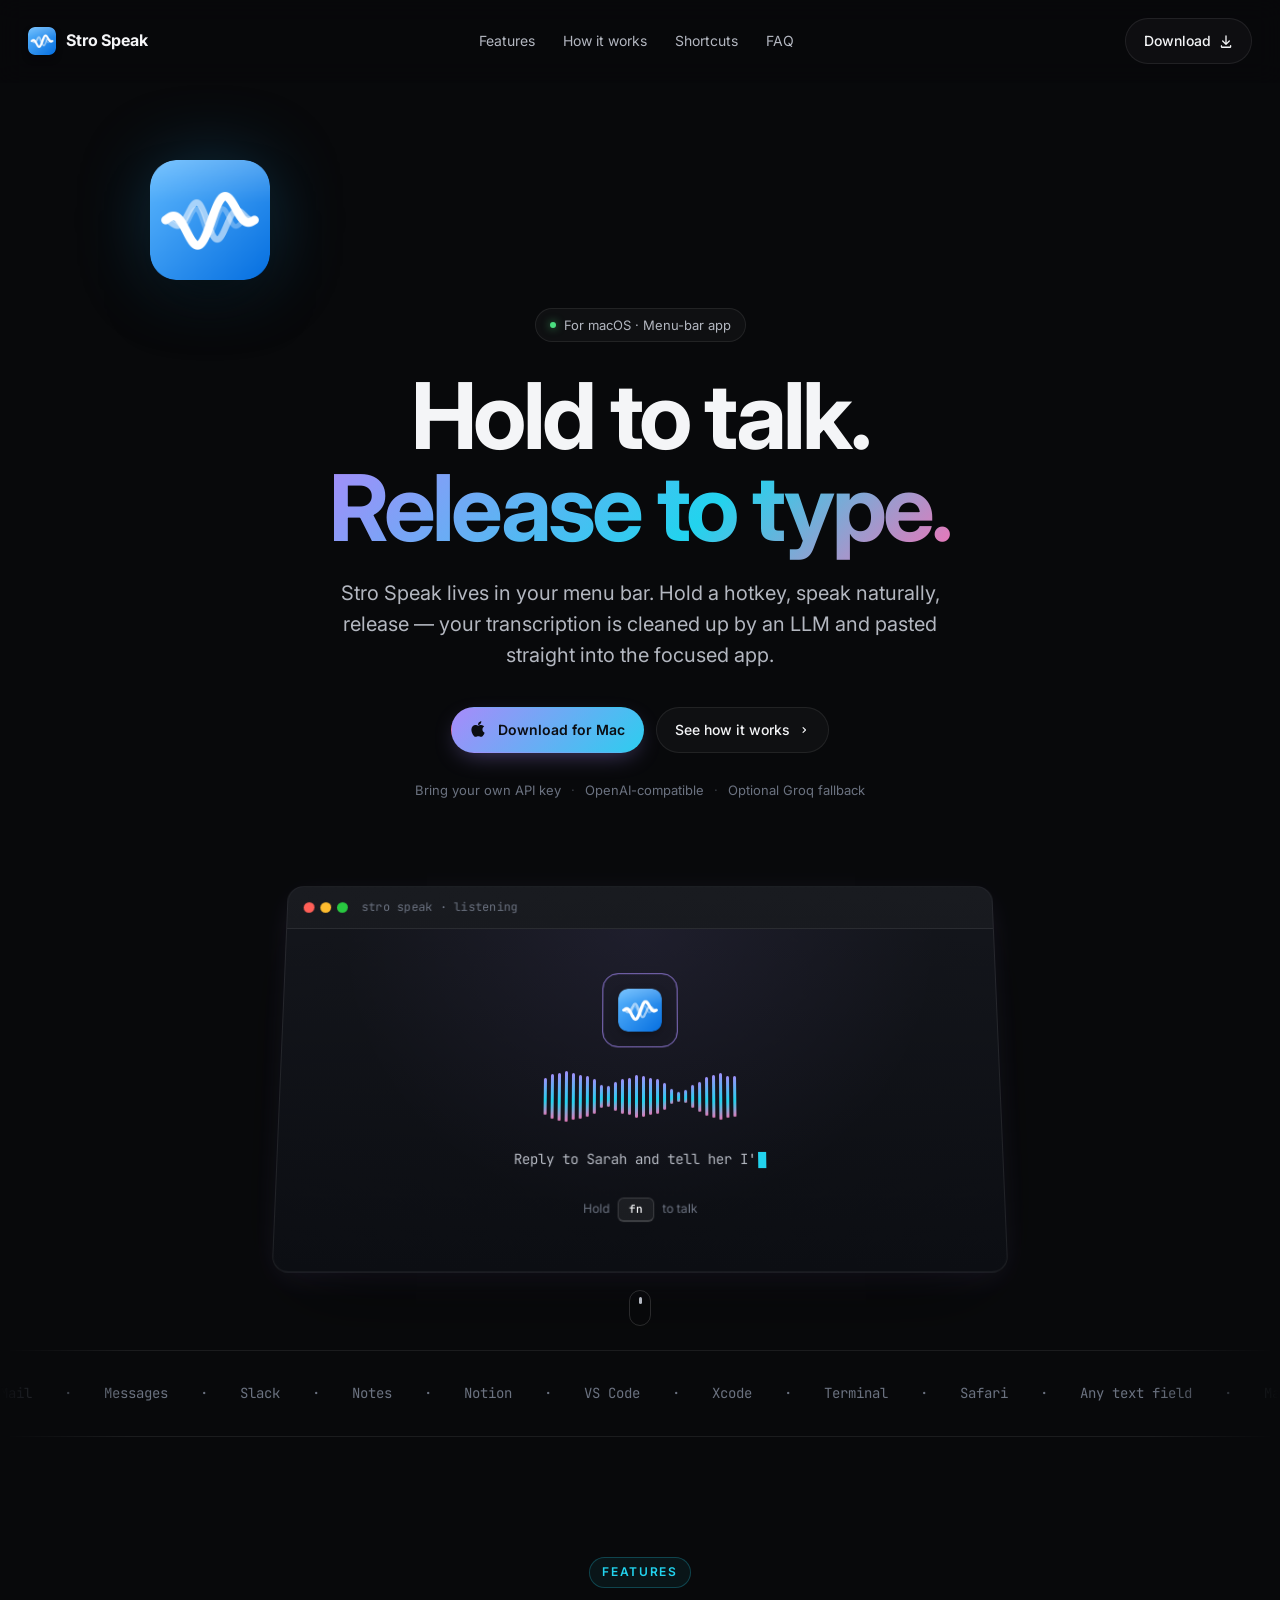
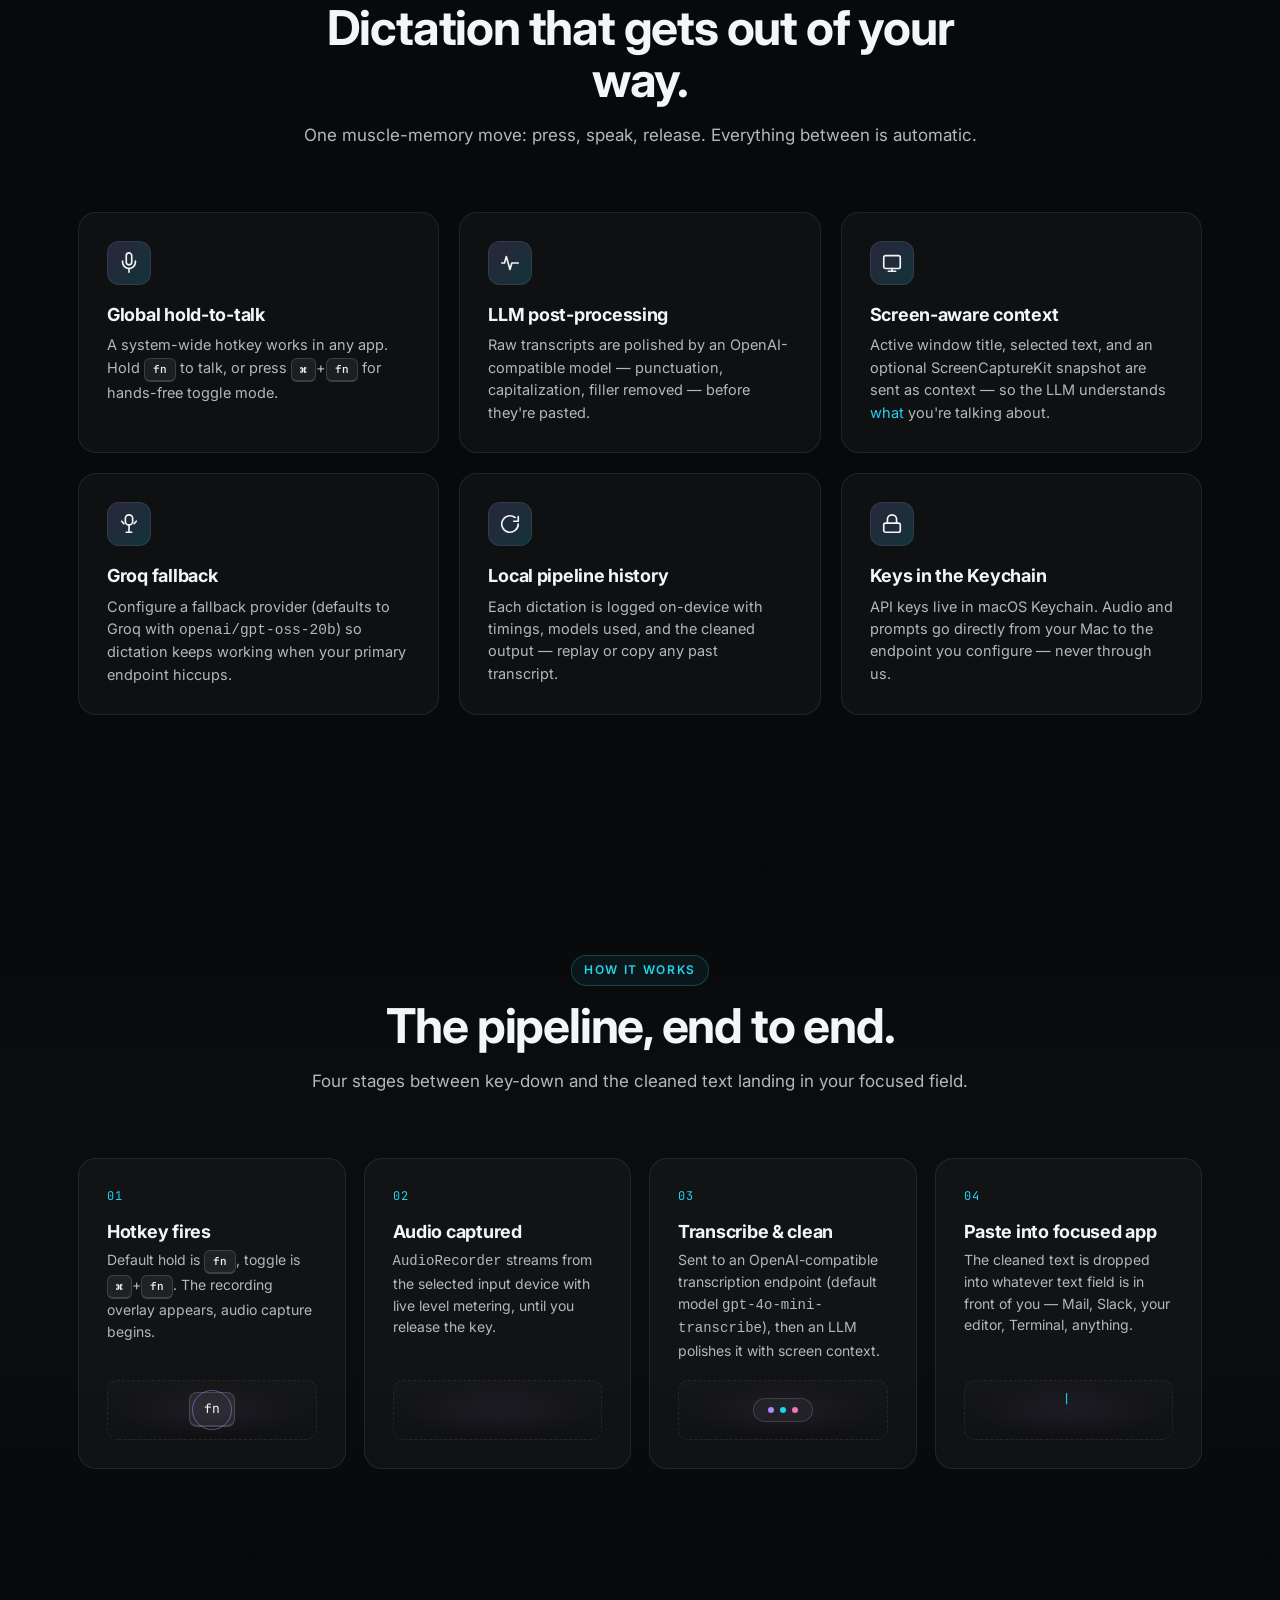
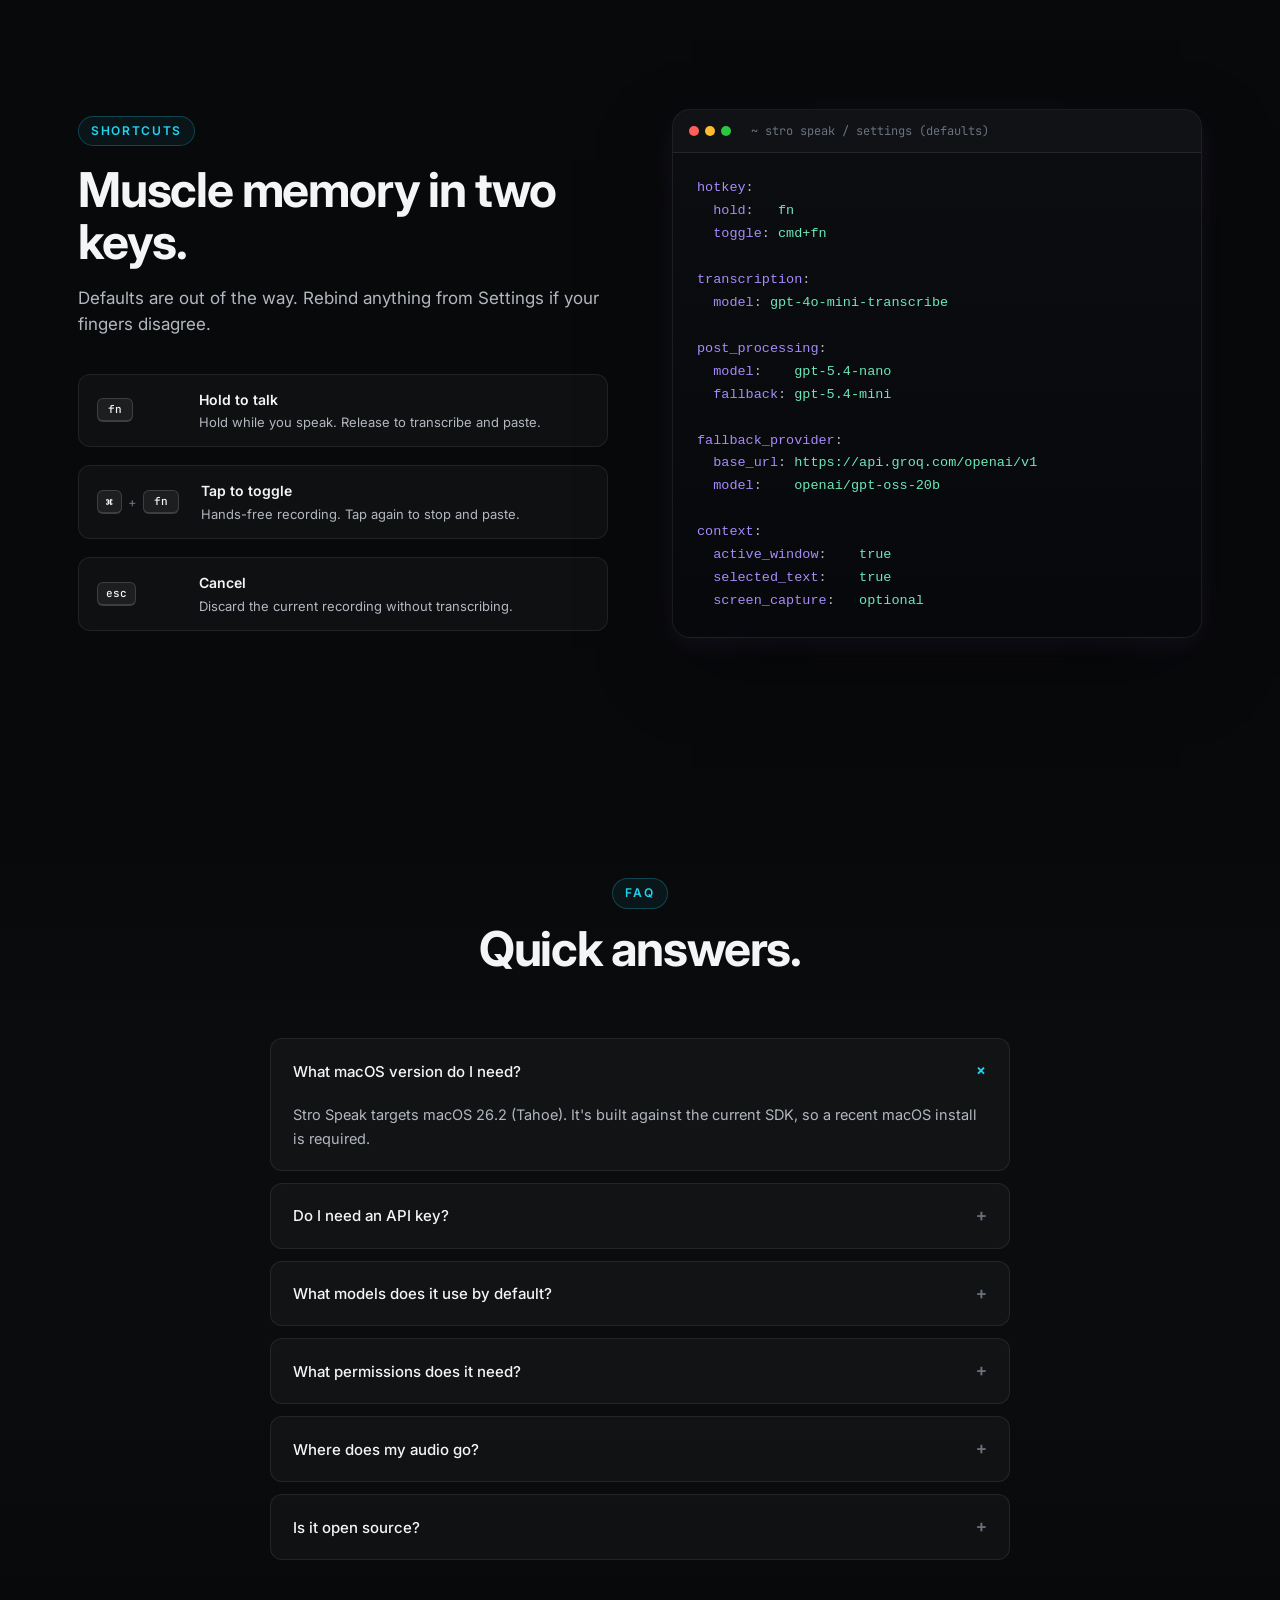
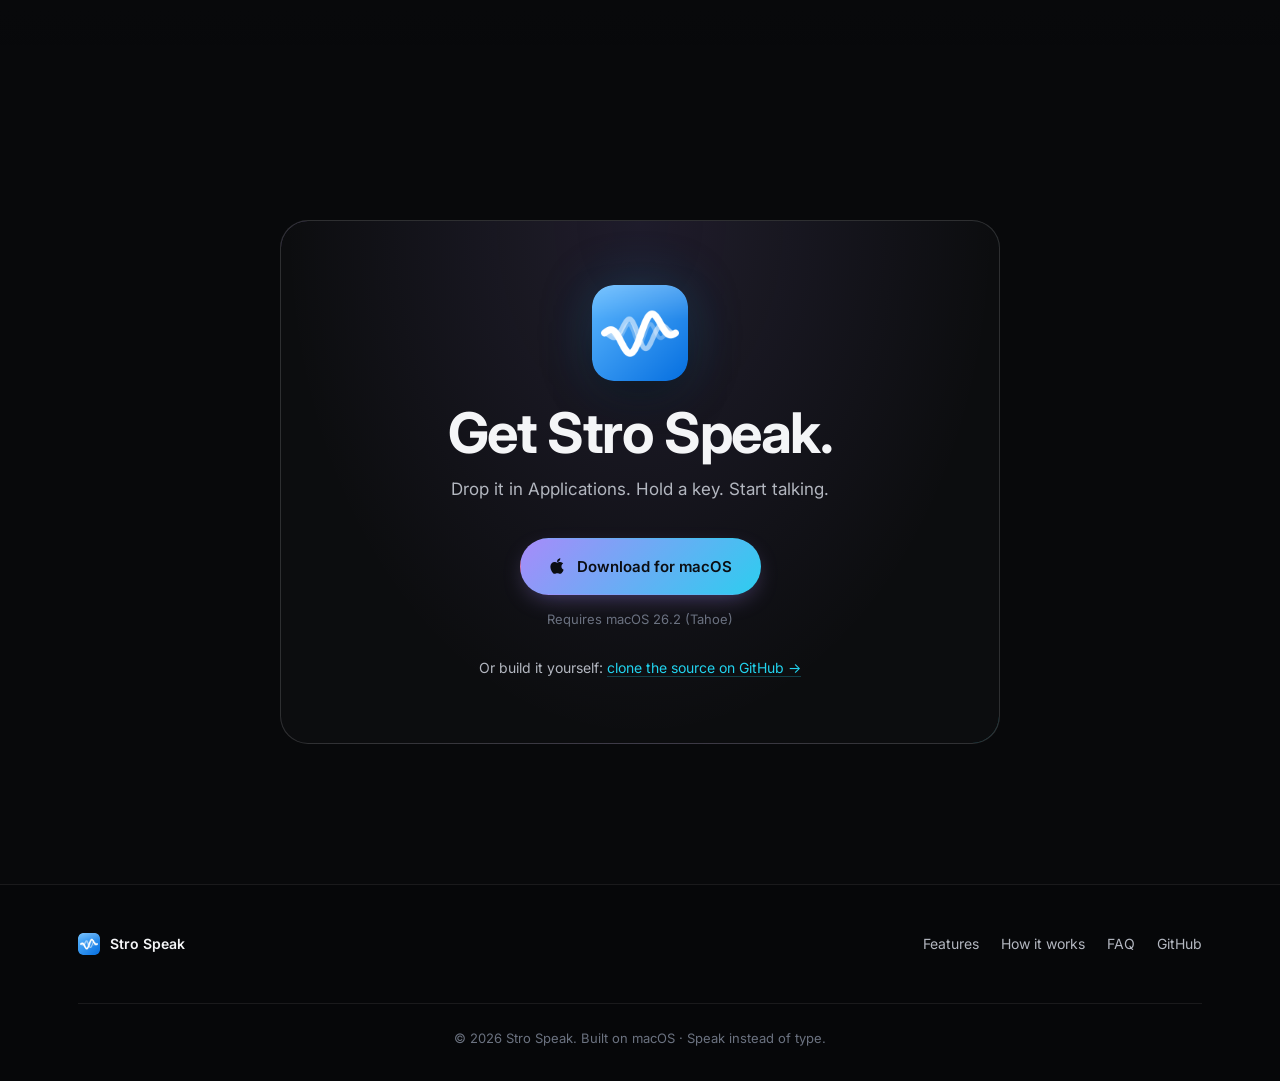
<file: index.html>
<!doctype html>
<html lang="en">
<head>
  <meta charset="utf-8" />
  <meta name="viewport" content="width=device-width, initial-scale=1, viewport-fit=cover" />
  <title>Stro Speak — Hold to talk. Release to type.</title>
  <meta name="description" content="A macOS menu-bar dictation app. Hold a key to talk, release to paste the cleaned transcription into whatever app you're in." />
  <meta name="theme-color" content="#08090b" />

  <link rel="icon" type="image/png" href="strospeak-256.png" />
  <link rel="apple-touch-icon" href="strospeak-256.png" />

  <meta property="og:title" content="Stro Speak — Hold to talk. Release to type." />
  <meta property="og:description" content="A macOS menu-bar dictation app. Hold a key, talk, release — your cleaned-up words land in whatever app you're in." />
  <meta property="og:type" content="website" />
  <meta property="og:image" content="strospeak.png" />

  <link rel="preconnect" href="https://fonts.googleapis.com" />
  <link rel="preconnect" href="https://fonts.gstatic.com" crossorigin />
  <link href="https://fonts.googleapis.com/css2?family=Inter:wght@300;400;500;600;700;800&family=JetBrains+Mono:wght@400;500&display=swap" rel="stylesheet" />

  <link rel="stylesheet" href="styles.css" />
</head>
<body>
  <!-- Animated background -->
  <div class="bg-wrap" aria-hidden="true">
    <div class="bg-grid"></div>
    <div class="bg-orb bg-orb--1"></div>
    <div class="bg-orb bg-orb--2"></div>
    <div class="bg-orb bg-orb--3"></div>
    <div class="bg-noise"></div>
  </div>

  <!-- Nav -->
  <header class="nav" id="nav">
    <a class="nav__brand" href="#top" aria-label="Stro Speak home">
      <img class="nav__icon" src="strospeak-256.png" alt="" width="28" height="28" />
      <span class="nav__name">Stro Speak</span>
    </a>
    <nav class="nav__links" aria-label="Primary">
      <a href="#features">Features</a>
      <a href="#how">How it works</a>
      <a href="#shortcuts">Shortcuts</a>
      <a href="#faq">FAQ</a>
    </nav>
    <a class="btn btn--ghost nav__cta" href="#download">
      <span>Download</span>
      <svg viewBox="0 0 16 16" width="14" height="14" fill="currentColor" aria-hidden="true"><path d="M8 1.5a.75.75 0 0 1 .75.75v7.69l2.47-2.47a.75.75 0 1 1 1.06 1.06l-3.75 3.75a.75.75 0 0 1-1.06 0L3.72 8.53a.75.75 0 1 1 1.06-1.06l2.47 2.47V2.25A.75.75 0 0 1 8 1.5Zm-5.25 11a.75.75 0 0 1 .75.75v.75c0 .14.11.25.25.25h8.5a.25.25 0 0 0 .25-.25v-.75a.75.75 0 0 1 1.5 0v.75A1.75 1.75 0 0 1 12.25 16h-8.5A1.75 1.75 0 0 1 2 14.25v-.75a.75.75 0 0 1 .75-.75Z"/></svg>
    </a>
  </header>

  <main id="top">
    <!-- Hero -->
    <section class="hero">
      <div class="hero__inner">
        <div class="hero__icon reveal" aria-hidden="true">
          <img src="strospeak.png" alt="Stro Speak app icon" width="120" height="120" />
        </div>

        <div class="hero__badge reveal">
          <span class="dot"></span>
          <span>For macOS · Menu-bar app</span>
        </div>

        <h1 class="hero__title reveal">
          Hold to talk.<br/>
          <span class="gradient-text">Release to type.</span>
        </h1>

        <p class="hero__sub reveal">
          Stro Speak lives in your menu bar. Hold a hotkey, speak naturally, release —
          your transcription is cleaned up by an LLM and pasted straight into the focused app.
        </p>

        <div class="hero__cta reveal">
          <a class="btn btn--primary" href="#download">
            <span class="apple-mark" aria-hidden="true">
              <svg viewBox="0 0 384 512" width="16" height="18" fill="currentColor"><path d="M318.7 268.7c-.2-36.7 16.4-64.4 50-84.8-18.8-26.9-47.2-41.7-84.7-44.6-35.5-2.8-74.3 20.7-88.5 20.7-15 0-49.4-19.7-76.4-19.7C63.3 141.2 4 184.8 4 273.5q0 39.3 14.4 81.2c12.8 36.7 59 126.7 107.2 125.2 25.2-.6 43-17.9 75.8-17.9 31.8 0 48.3 17.9 76.4 17.9 48.6-.7 90.4-82.5 102.6-119.3-65.2-30.7-61.7-90-61.7-91.9zm-56.6-164.2c27.3-32.4 24.8-61.9 24-72.5-24.1 1.4-52 16.4-67.9 34.9-17.5 19.8-27.8 44.3-25.6 71.9 26.1 2 49.9-11.4 69.5-34.3z"/></svg>
            </span>
            Download for Mac
          </a>
          <a class="btn btn--ghost" href="#how">
            See how it works
            <svg viewBox="0 0 16 16" width="12" height="12" fill="currentColor" aria-hidden="true"><path d="M6.22 4.22a.75.75 0 0 1 1.06 0l3.25 3.25a.75.75 0 0 1 0 1.06L7.28 11.78a.75.75 0 1 1-1.06-1.06L8.94 8 6.22 5.28a.75.75 0 0 1 0-1.06Z"/></svg>
          </a>
        </div>

        <div class="hero__meta reveal">
          <span>Bring your own API key</span>
          <span class="sep">·</span>
          <span>OpenAI-compatible</span>
          <span class="sep">·</span>
          <span>Optional Groq fallback</span>
        </div>

        <!-- Floating menu-bar mock -->
        <div class="hero__device reveal">
          <div class="device" aria-hidden="true">
            <div class="device__bar">
              <div class="device__lights">
                <span></span><span></span><span></span>
              </div>
              <div class="device__url">stro speak · listening</div>
            </div>
            <div class="device__body">
              <div class="dictation">
                <div class="dictation__mic">
                  <div class="mic-pulse"></div>
                  <div class="mic-pulse mic-pulse--2"></div>
                  <img src="strospeak-256.png" alt="" width="44" height="44" />
                </div>
                <div class="dictation__wave" id="wave">
                  <!-- bars injected by JS -->
                </div>
                <div class="dictation__caption" id="caption">
                  <span class="caret"></span>
                </div>
                <div class="dictation__hint">
                  <span>Hold</span> <span class="kbd kbd--fn">fn</span> <span>to talk</span>
                </div>
              </div>
            </div>
          </div>
        </div>
      </div>

      <a class="hero__scroll" href="#features" aria-label="Scroll">
        <span></span>
      </a>
    </section>

    <!-- Marquee -->
    <section class="marquee" aria-hidden="true">
      <div class="marquee__track">
        <span>Mail</span><span>·</span>
        <span>Messages</span><span>·</span>
        <span>Slack</span><span>·</span>
        <span>Notes</span><span>·</span>
        <span>Notion</span><span>·</span>
        <span>VS Code</span><span>·</span>
        <span>Xcode</span><span>·</span>
        <span>Terminal</span><span>·</span>
        <span>Safari</span><span>·</span>
        <span>Any text field</span><span>·</span>

        <span>Mail</span><span>·</span>
        <span>Messages</span><span>·</span>
        <span>Slack</span><span>·</span>
        <span>Notes</span><span>·</span>
        <span>Notion</span><span>·</span>
        <span>VS Code</span><span>·</span>
        <span>Xcode</span><span>·</span>
        <span>Terminal</span><span>·</span>
        <span>Safari</span><span>·</span>
        <span>Any text field</span><span>·</span>
      </div>
    </section>

    <!-- Features -->
    <section class="section" id="features">
      <div class="container">
        <header class="section__head reveal">
          <span class="eyebrow">Features</span>
          <h2>Dictation that gets out of your way.</h2>
          <p>One muscle-memory move: press, speak, release. Everything between is automatic.</p>
        </header>

        <div class="cards">
          <article class="card reveal" style="--d:0ms">
            <div class="card__icon">
              <svg viewBox="0 0 24 24" width="22" height="22" fill="none" stroke="currentColor" stroke-width="1.8" stroke-linecap="round" stroke-linejoin="round"><path d="M12 1a3 3 0 0 0-3 3v7a3 3 0 0 0 6 0V4a3 3 0 0 0-3-3Z"/><path d="M19 10v1a7 7 0 0 1-14 0v-1"/><path d="M12 18v4"/></svg>
            </div>
            <h3>Global hold-to-talk</h3>
            <p>A system-wide hotkey works in any app. Hold <kbd>fn</kbd> to talk, or press <kbd>⌘</kbd>+<kbd>fn</kbd> for hands-free toggle mode.</p>
          </article>

          <article class="card reveal" style="--d:60ms">
            <div class="card__icon">
              <svg viewBox="0 0 24 24" width="22" height="22" fill="none" stroke="currentColor" stroke-width="1.8" stroke-linecap="round" stroke-linejoin="round"><path d="M3 12h3l2-7 4 14 2-7h7"/></svg>
            </div>
            <h3>LLM post-processing</h3>
            <p>Raw transcripts are polished by an OpenAI-compatible model — punctuation, capitalization, filler removed — before they're pasted.</p>
          </article>

          <article class="card reveal" style="--d:120ms">
            <div class="card__icon">
              <svg viewBox="0 0 24 24" width="22" height="22" fill="none" stroke="currentColor" stroke-width="1.8" stroke-linecap="round" stroke-linejoin="round"><rect x="3" y="4" width="18" height="14" rx="2"/><path d="M8 21h8M12 18v3"/></svg>
            </div>
            <h3>Screen-aware context</h3>
            <p>Active window title, selected text, and an optional ScreenCaptureKit snapshot are sent as context — so the LLM understands <em>what</em> you're talking about.</p>
          </article>

          <article class="card reveal" style="--d:180ms">
            <div class="card__icon">
              <svg viewBox="0 0 24 24" width="22" height="22" fill="none" stroke="currentColor" stroke-width="1.8" stroke-linecap="round" stroke-linejoin="round"><path d="M12 2a4 4 0 0 1 4 4v3a4 4 0 0 1-8 0V6a4 4 0 0 1 4-4Z"/><path d="m4 9 2.5 2.5M20 9l-2.5 2.5M12 13v8M9 21h6"/></svg>
            </div>
            <h3>Groq fallback</h3>
            <p>Configure a fallback provider (defaults to Groq with <code>openai/gpt-oss-20b</code>) so dictation keeps working when your primary endpoint hiccups.</p>
          </article>

          <article class="card reveal" style="--d:240ms">
            <div class="card__icon">
              <svg viewBox="0 0 24 24" width="22" height="22" fill="none" stroke="currentColor" stroke-width="1.8" stroke-linecap="round" stroke-linejoin="round"><path d="M21 12a9 9 0 1 1-3.5-7.1"/><path d="M21 4v5h-5"/></svg>
            </div>
            <h3>Local pipeline history</h3>
            <p>Each dictation is logged on-device with timings, models used, and the cleaned output — replay or copy any past transcript.</p>
          </article>

          <article class="card reveal" style="--d:300ms">
            <div class="card__icon">
              <svg viewBox="0 0 24 24" width="22" height="22" fill="none" stroke="currentColor" stroke-width="1.8" stroke-linecap="round" stroke-linejoin="round"><rect x="3" y="11" width="18" height="10" rx="2"/><path d="M7 11V7a5 5 0 0 1 10 0v4"/></svg>
            </div>
            <h3>Keys in the Keychain</h3>
            <p>API keys live in macOS Keychain. Audio and prompts go directly from your Mac to the endpoint you configure — never through us.</p>
          </article>
        </div>
      </div>
    </section>

    <!-- How it works -->
    <section class="section section--alt" id="how">
      <div class="container">
        <header class="section__head reveal">
          <span class="eyebrow">How it works</span>
          <h2>The pipeline, end to end.</h2>
          <p>Four stages between key-down and the cleaned text landing in your focused field.</p>
        </header>

        <ol class="steps">
          <li class="step reveal" style="--d:0ms">
            <div class="step__num">01</div>
            <h3>Hotkey fires</h3>
            <p>Default hold is <kbd>fn</kbd>, toggle is <kbd>⌘</kbd>+<kbd>fn</kbd>. The recording overlay appears, audio capture begins.</p>
            <div class="step__viz step__viz--press">
              <div class="key">fn</div>
              <div class="ripple"></div>
            </div>
          </li>

          <li class="step reveal" style="--d:120ms">
            <div class="step__num">02</div>
            <h3>Audio captured</h3>
            <p><code>AudioRecorder</code> streams from the selected input device with live level metering, until you release the key.</p>
            <div class="step__viz step__viz--speak">
              <div class="bars"><span></span><span></span><span></span><span></span><span></span><span></span><span></span><span></span></div>
            </div>
          </li>

          <li class="step reveal" style="--d:240ms">
            <div class="step__num">03</div>
            <h3>Transcribe &amp; clean</h3>
            <p>Sent to an OpenAI-compatible transcription endpoint (default model <code>gpt-4o-mini-transcribe</code>), then an LLM polishes it with screen context.</p>
            <div class="step__viz step__viz--ai">
              <div class="ai-chip">
                <span class="ai-dot"></span>
                <span class="ai-dot"></span>
                <span class="ai-dot"></span>
              </div>
            </div>
          </li>

          <li class="step reveal" style="--d:360ms">
            <div class="step__num">04</div>
            <h3>Paste into focused app</h3>
            <p>The cleaned text is dropped into whatever text field is in front of you — Mail, Slack, your editor, Terminal, anything.</p>
            <div class="step__viz step__viz--paste">
              <div class="cursor">|</div>
              <div class="paste-text"></div>
            </div>
          </li>
        </ol>
      </div>
    </section>

    <!-- Shortcuts / config -->
    <section class="section" id="shortcuts">
      <div class="container split">
        <div class="split__left reveal">
          <span class="eyebrow">Shortcuts</span>
          <h2>Muscle memory in two keys.</h2>
          <p>Defaults are out of the way. Rebind anything from Settings if your fingers disagree.</p>

          <ul class="kbds">
            <li>
              <div class="kbds__keys">
                <span class="kbd kbd--fn">fn</span>
              </div>
              <div class="kbds__meta">
                <strong>Hold to talk</strong>
                <span>Hold while you speak. Release to transcribe and paste.</span>
              </div>
            </li>
            <li>
              <div class="kbds__keys">
                <span class="kbd">⌘</span><span class="plus">+</span><span class="kbd kbd--fn">fn</span>
              </div>
              <div class="kbds__meta">
                <strong>Tap to toggle</strong>
                <span>Hands-free recording. Tap again to stop and paste.</span>
              </div>
            </li>
            <li>
              <div class="kbds__keys">
                <span class="kbd">esc</span>
              </div>
              <div class="kbds__meta">
                <strong>Cancel</strong>
                <span>Discard the current recording without transcribing.</span>
              </div>
            </li>
          </ul>
        </div>

        <div class="split__right reveal">
          <div class="terminal">
            <div class="terminal__bar">
              <span></span><span></span><span></span>
              <em>~ stro speak / settings (defaults)</em>
            </div>
            <pre class="terminal__body"><code><span class="c-key">hotkey</span>:
  <span class="c-key">hold</span>:   <span class="c-str">fn</span>
  <span class="c-key">toggle</span>: <span class="c-str">cmd+fn</span>

<span class="c-key">transcription</span>:
  <span class="c-key">model</span>: <span class="c-str">gpt-4o-mini-transcribe</span>

<span class="c-key">post_processing</span>:
  <span class="c-key">model</span>:    <span class="c-str">gpt-5.4-nano</span>
  <span class="c-key">fallback</span>: <span class="c-str">gpt-5.4-mini</span>

<span class="c-key">fallback_provider</span>:
  <span class="c-key">base_url</span>: <span class="c-str">https://api.groq.com/openai/v1</span>
  <span class="c-key">model</span>:    <span class="c-str">openai/gpt-oss-20b</span>

<span class="c-key">context</span>:
  <span class="c-key">active_window</span>:    <span class="c-str">true</span>
  <span class="c-key">selected_text</span>:    <span class="c-str">true</span>
  <span class="c-key">screen_capture</span>:   <span class="c-str">optional</span></code></pre>
          </div>
        </div>
      </div>
    </section>

    <!-- FAQ -->
    <section class="section section--alt" id="faq">
      <div class="container">
        <header class="section__head reveal">
          <span class="eyebrow">FAQ</span>
          <h2>Quick answers.</h2>
        </header>

        <div class="faq">
          <details class="faq__item reveal" open>
            <summary>What macOS version do I need?<span class="chev">+</span></summary>
            <p>Stro Speak targets macOS 26.2 (Tahoe). It's built against the current SDK, so a recent macOS install is required.</p>
          </details>
          <details class="faq__item reveal">
            <summary>Do I need an API key?<span class="chev">+</span></summary>
            <p>Yes — you bring your own. Stro Speak talks to any OpenAI-compatible endpoint for transcription and LLM cleanup. Defaults work with OpenAI and Groq; keys are stored in macOS Keychain.</p>
          </details>
          <details class="faq__item reveal">
            <summary>What models does it use by default?<span class="chev">+</span></summary>
            <p>Transcription: <code>gpt-4o-mini-transcribe</code>. LLM cleanup: <code>gpt-5.4-nano</code> with <code>gpt-5.4-mini</code> as fallback. The Groq fallback provider uses <code>openai/gpt-oss-20b</code>. All configurable in Settings.</p>
          </details>
          <details class="faq__item reveal">
            <summary>What permissions does it need?<span class="chev">+</span></summary>
            <p>Microphone (to record), Accessibility (to detect the cursor and paste into other apps), and optionally Screen Recording (for ScreenCaptureKit context snapshots). You'll be prompted on first launch.</p>
          </details>
          <details class="faq__item reveal">
            <summary>Where does my audio go?<span class="chev">+</span></summary>
            <p>Straight from your Mac to whichever endpoint you've configured. Stro Speak doesn't run any servers — audio and prompts never touch our infrastructure.</p>
          </details>
          <details class="faq__item reveal">
            <summary>Is it open source?<span class="chev">+</span></summary>
            <p>It's a heavily refactored fork of <a href="https://github.com/zachlatta/freeflow" target="_blank" rel="noopener">FreeFlow</a> (MIT). Source for the current build lives on <a href="https://github.com/AAALI/Strospeak" target="_blank" rel="noopener">GitHub</a>.</p>
          </details>
        </div>
      </div>
    </section>

    <!-- Download -->
    <section class="section download" id="download">
      <div class="container download__inner reveal">
        <img class="download__icon" src="strospeak.png" alt="Stro Speak app icon" width="96" height="96" />
        <h2>Get Stro Speak.</h2>
        <p>Drop it in Applications. Hold a key. Start talking.</p>

        <div class="download__cta">
          <a class="btn btn--primary btn--lg" href="#" id="downloadBtn">
            <span class="apple-mark" aria-hidden="true">
              <svg viewBox="0 0 384 512" width="16" height="18" fill="currentColor"><path d="M318.7 268.7c-.2-36.7 16.4-64.4 50-84.8-18.8-26.9-47.2-41.7-84.7-44.6-35.5-2.8-74.3 20.7-88.5 20.7-15 0-49.4-19.7-76.4-19.7C63.3 141.2 4 184.8 4 273.5q0 39.3 14.4 81.2c12.8 36.7 59 126.7 107.2 125.2 25.2-.6 43-17.9 75.8-17.9 31.8 0 48.3 17.9 76.4 17.9 48.6-.7 90.4-82.5 102.6-119.3-65.2-30.7-61.7-90-61.7-91.9zm-56.6-164.2c27.3-32.4 24.8-61.9 24-72.5-24.1 1.4-52 16.4-67.9 34.9-17.5 19.8-27.8 44.3-25.6 71.9 26.1 2 49.9-11.4 69.5-34.3z"/></svg>
            </span>
            Download for macOS
          </a>
          <div class="download__meta">
            <span>Requires macOS 26.2 (Tahoe)</span>
          </div>
        </div>

        <div class="download__alt">
          Or build it yourself: <a href="https://github.com/AAALI/Strospeak" target="_blank" rel="noopener">clone the source on GitHub →</a>
        </div>
      </div>
    </section>
  </main>

  <footer class="footer">
    <div class="container footer__inner">
      <div class="footer__brand">
        <img src="strospeak-256.png" alt="" width="22" height="22" />
        <span>Stro Speak</span>
      </div>
      <div class="footer__links">
        <a href="#features">Features</a>
        <a href="#how">How it works</a>
        <a href="#faq">FAQ</a>
        <a href="https://github.com/AAALI/Strospeak" target="_blank" rel="noopener">GitHub</a>
      </div>
      <div class="footer__legal">
        © <span id="year"></span> Stro Speak. Built on macOS · Speak instead of type.
      </div>
    </div>
  </footer>

  <script src="script.js" defer></script>
</body>
</html>
</file>
<file: styles.css>
/* ============================================================
   Stro Speak — landing page
   ============================================================ */

:root {
  --bg: #08090b;
  --bg-soft: #0e1015;
  --bg-card: rgba(255, 255, 255, 0.03);
  --bg-card-hover: rgba(255, 255, 255, 0.05);
  --border: rgba(255, 255, 255, 0.08);
  --border-strong: rgba(255, 255, 255, 0.14);
  --text: #f4f5f7;
  --text-soft: #b3b7c0;
  --text-mute: #6b7280;
  --accent-1: #a78bfa;
  --accent-2: #22d3ee;
  --accent-3: #f472b6;
  --gradient: linear-gradient(135deg, #a78bfa 0%, #22d3ee 60%, #f472b6 100%);
  --gradient-soft: linear-gradient(135deg, rgba(167,139,250,.18), rgba(34,211,238,.18));
  --shadow-lg: 0 30px 80px -20px rgba(0,0,0,.6), 0 8px 32px -8px rgba(167,139,250,.15);
  --radius: 18px;
  --radius-sm: 12px;
  --max: 1180px;
  --ease: cubic-bezier(.2,.7,.2,1);
  --ease-out: cubic-bezier(.16,1,.3,1);
}

* { box-sizing: border-box; }

html, body {
  margin: 0;
  padding: 0;
  background: var(--bg);
  color: var(--text);
  font-family: 'Inter', -apple-system, BlinkMacSystemFont, system-ui, sans-serif;
  font-size: 16px;
  line-height: 1.55;
  -webkit-font-smoothing: antialiased;
  -moz-osx-font-smoothing: grayscale;
  text-rendering: optimizeLegibility;
  overflow-x: hidden;
}

a {
  color: inherit;
  text-decoration: none;
  transition: color .2s var(--ease);
}

a:hover { color: var(--accent-2); }

::selection {
  background: rgba(167, 139, 250, 0.35);
  color: #fff;
}

/* Scrollbar */
::-webkit-scrollbar { width: 10px; height: 10px; }
::-webkit-scrollbar-track { background: transparent; }
::-webkit-scrollbar-thumb { background: rgba(255,255,255,.07); border-radius: 8px; }
::-webkit-scrollbar-thumb:hover { background: rgba(255,255,255,.14); }

/* ============================================================
   Background
   ============================================================ */
.bg-wrap {
  position: fixed; inset: 0;
  z-index: -1;
  overflow: hidden;
  pointer-events: none;
}

.bg-grid {
  position: absolute; inset: 0;
  background-image:
    linear-gradient(rgba(255,255,255,.025) 1px, transparent 1px),
    linear-gradient(90deg, rgba(255,255,255,.025) 1px, transparent 1px);
  background-size: 64px 64px;
  mask-image: radial-gradient(ellipse at center, rgba(0,0,0,.9), transparent 70%);
  -webkit-mask-image: radial-gradient(ellipse at center, rgba(0,0,0,.9), transparent 70%);
}

.bg-orb {
  position: absolute;
  border-radius: 50%;
  filter: blur(80px);
  opacity: .55;
  will-change: transform;
}

.bg-orb--1 {
  width: 520px; height: 520px;
  background: radial-gradient(circle, rgba(167,139,250,.55), transparent 70%);
  top: -120px; left: -120px;
  animation: orbFloat 18s ease-in-out infinite;
}

.bg-orb--2 {
  width: 480px; height: 480px;
  background: radial-gradient(circle, rgba(34,211,238,.45), transparent 70%);
  top: 30%; right: -160px;
  animation: orbFloat 22s ease-in-out infinite reverse;
}

.bg-orb--3 {
  width: 600px; height: 600px;
  background: radial-gradient(circle, rgba(244,114,182,.35), transparent 70%);
  bottom: -260px; left: 30%;
  animation: orbFloat 26s ease-in-out infinite;
}

@keyframes orbFloat {
  0%, 100% { transform: translate(0, 0) scale(1); }
  33% { transform: translate(40px, -30px) scale(1.07); }
  66% { transform: translate(-30px, 40px) scale(.94); }
}

.bg-noise {
  position: absolute; inset: 0;
  opacity: .035;
  background-image: url("data:image/svg+xml;utf8,<svg xmlns='http://www.w3.org/2000/svg' width='200' height='200'><filter id='n'><feTurbulence type='fractalNoise' baseFrequency='.9' numOctaves='2' stitchTiles='stitch'/></filter><rect width='100%' height='100%' filter='url(%23n)'/></svg>");
  mix-blend-mode: overlay;
}

/* ============================================================
   Nav
   ============================================================ */
.nav {
  position: fixed; top: 0; left: 0; right: 0;
  z-index: 50;
  display: flex; align-items: center; justify-content: space-between;
  padding: 18px 28px;
  backdrop-filter: blur(12px);
  -webkit-backdrop-filter: blur(12px);
  background: rgba(8, 9, 11, 0.55);
  border-bottom: 1px solid transparent;
  transition: border-color .3s var(--ease), background .3s var(--ease), padding .3s var(--ease);
}

.nav.scrolled {
  border-bottom-color: var(--border);
  background: rgba(8, 9, 11, 0.78);
  padding: 12px 28px;
}

.nav__brand {
  display: flex; align-items: center; gap: 10px;
  font-weight: 700;
  letter-spacing: -0.01em;
  font-size: 16px;
}

.nav__logo {
  display: inline-flex;
  width: 28px; height: 28px;
  align-items: center; justify-content: center;
  background: rgba(255,255,255,.04);
  border: 1px solid var(--border);
  border-radius: 8px;
}

.nav__icon {
  width: 28px; height: 28px;
  border-radius: 7px;
  display: block;
  box-shadow: 0 4px 10px -4px rgba(0,0,0,.6);
}

/* Apple mark in CTA buttons — optical vertical align */
.apple-mark {
  display: inline-flex;
  align-items: center;
  margin-right: 4px;
  margin-top: -2px;
}

/* Hero icon — the real app icon, floats above the title */
.hero__icon {
  margin: 0 auto 28px;
  display: block;
  perspective: 600px;
}

.hero__icon img {
  display: block;
  width: 120px; height: 120px;
  border-radius: 26px;
  box-shadow:
    0 30px 60px -20px rgba(0,0,0,.7),
    0 0 80px -10px rgba(34,165,238,.35);
  animation: heroIconFloat 6s ease-in-out infinite;
}

@keyframes heroIconFloat {
  0%, 100% { transform: translateY(0) rotate(0deg); }
  50% { transform: translateY(-8px) rotate(.6deg); }
}

/* Dictation mic image (inside hero device) */
.dictation__mic img {
  width: 44px; height: 44px;
  border-radius: 10px;
  display: block;
  box-shadow: 0 4px 12px -4px rgba(0,0,0,.6);
}

/* Download card icon */
.download__icon {
  width: 96px; height: 96px;
  border-radius: 22px;
  margin: 0 auto 22px;
  display: block;
  box-shadow:
    0 20px 50px -16px rgba(0,0,0,.7),
    0 0 60px -10px rgba(34,165,238,.35);
}

/* Footer brand image */
.footer__brand img {
  border-radius: 5px;
  display: block;
}

.nav__links {
  display: flex; gap: 28px;
  font-size: 14px;
  color: var(--text-soft);
}

.nav__links a {
  position: relative;
  padding: 4px 0;
}

.nav__links a::after {
  content: '';
  position: absolute; left: 0; right: 0; bottom: -2px;
  height: 1px;
  background: var(--gradient);
  transform: scaleX(0);
  transform-origin: right;
  transition: transform .3s var(--ease);
}

.nav__links a:hover::after { transform: scaleX(1); transform-origin: left; }

.nav__cta { display: inline-flex; }

@media (max-width: 720px) {
  .nav__links { display: none; }
  .nav { padding: 14px 18px; }
  .nav.scrolled { padding: 10px 18px; }
}

/* ============================================================
   Buttons
   ============================================================ */
.btn {
  position: relative;
  display: inline-flex;
  align-items: center;
  gap: 8px;
  padding: 11px 18px;
  border-radius: 999px;
  font-weight: 500;
  font-size: 14px;
  font-family: inherit;
  cursor: pointer;
  border: 1px solid var(--border);
  background: rgba(255,255,255,.04);
  color: var(--text);
  transition: all .25s var(--ease);
  white-space: nowrap;
  text-decoration: none;
}

.btn:hover {
  border-color: var(--border-strong);
  background: rgba(255,255,255,.07);
  transform: translateY(-1px);
  color: var(--text);
}

.btn--primary {
  background: var(--gradient);
  background-size: 200% 100%;
  background-position: 0% 50%;
  color: #0b0d12;
  font-weight: 600;
  border-color: transparent;
  box-shadow: 0 8px 24px -8px rgba(167,139,250,.45);
}

.btn--primary:hover {
  background-position: 100% 50%;
  color: #0b0d12;
  box-shadow: 0 14px 32px -8px rgba(167,139,250,.55);
}

.btn--lg {
  padding: 16px 28px;
  font-size: 15px;
}

.btn--ghost {
  background: rgba(255,255,255,.03);
}

/* ============================================================
   Layout helpers
   ============================================================ */
.container {
  max-width: var(--max);
  margin: 0 auto;
  padding: 0 28px;
}

.section {
  padding: 120px 0;
  position: relative;
}

.section--alt {
  background:
    linear-gradient(180deg, transparent, rgba(255,255,255,.015) 30%, rgba(255,255,255,.015) 70%, transparent);
}

.section__head {
  text-align: center;
  max-width: 680px;
  margin: 0 auto 64px;
}

.eyebrow {
  display: inline-block;
  font-size: 12px;
  font-weight: 600;
  letter-spacing: .14em;
  text-transform: uppercase;
  color: var(--accent-2);
  margin-bottom: 14px;
  padding: 5px 12px;
  border: 1px solid rgba(34,211,238,.25);
  border-radius: 999px;
  background: rgba(34,211,238,.06);
}

h1, h2, h3 {
  font-weight: 700;
  letter-spacing: -0.025em;
  line-height: 1.08;
  margin: 0 0 16px;
}

h2 {
  font-size: clamp(32px, 4vw, 48px);
}

h3 {
  font-size: 18px;
  letter-spacing: -0.015em;
  line-height: 1.3;
}

.section__head p {
  color: var(--text-soft);
  font-size: 17px;
  margin: 0;
}

.gradient-text {
  background: var(--gradient);
  -webkit-background-clip: text;
  background-clip: text;
  -webkit-text-fill-color: transparent;
  color: transparent;
}

/* ============================================================
   Reveal animations
   ============================================================ */
.reveal {
  opacity: 0;
  transform: translateY(28px);
  transition: opacity .9s var(--ease-out), transform .9s var(--ease-out);
  transition-delay: var(--d, 0ms);
}

.reveal.in {
  opacity: 1;
  transform: none;
}

@media (prefers-reduced-motion: reduce) {
  .reveal { opacity: 1; transform: none; transition: none; }
  .bg-orb, .marquee__track, .mic-pulse { animation: none !important; }
}

/* ============================================================
   Hero
   ============================================================ */
.hero {
  position: relative;
  padding: 160px 24px 80px;
  min-height: 100vh;
  display: flex;
  align-items: center;
  justify-content: center;
}

.hero__inner {
  max-width: 980px;
  width: 100%;
  text-align: center;
  position: relative;
}

.hero__badge {
  display: inline-flex;
  align-items: center;
  gap: 8px;
  padding: 6px 14px;
  font-size: 13px;
  border-radius: 999px;
  border: 1px solid var(--border);
  background: rgba(255,255,255,.03);
  color: var(--text-soft);
  margin-bottom: 28px;
}

.hero__badge .dot {
  width: 6px; height: 6px;
  border-radius: 50%;
  background: #4ade80;
  box-shadow: 0 0 8px rgba(74,222,128,.7);
  animation: livePulse 2s ease-in-out infinite;
}

@keyframes livePulse {
  0%, 100% { opacity: 1; transform: scale(1); }
  50% { opacity: .5; transform: scale(.85); }
}

.hero__title {
  font-size: clamp(44px, 8vw, 92px);
  letter-spacing: -0.04em;
  line-height: 1;
  margin: 0 0 24px;
}

.hero__sub {
  font-size: clamp(17px, 1.6vw, 20px);
  color: var(--text-soft);
  max-width: 620px;
  margin: 0 auto 36px;
}

.hero__cta {
  display: flex;
  gap: 12px;
  justify-content: center;
  flex-wrap: wrap;
  margin-bottom: 24px;
}

.hero__meta {
  display: inline-flex;
  align-items: center;
  gap: 10px;
  flex-wrap: wrap;
  justify-content: center;
  color: var(--text-mute);
  font-size: 13px;
  margin-bottom: 80px;
}

.hero__meta .sep { color: var(--text-mute); opacity: .5; }

.hero__device {
  margin: 0 auto;
  max-width: 720px;
  perspective: 1200px;
}

.device {
  background: linear-gradient(180deg, #14161c, #0c0e13);
  border: 1px solid var(--border);
  border-radius: 16px;
  overflow: hidden;
  box-shadow: var(--shadow-lg);
  transform: rotateX(8deg) translateZ(0);
  transition: transform .6s var(--ease);
}

.device:hover { transform: rotateX(2deg); }

.device__bar {
  display: flex;
  align-items: center;
  gap: 14px;
  padding: 12px 16px;
  background: rgba(255,255,255,.02);
  border-bottom: 1px solid var(--border);
}

.device__lights {
  display: flex; gap: 6px;
}

.device__lights span {
  width: 11px; height: 11px;
  border-radius: 50%;
  background: rgba(255,255,255,.12);
}

.device__lights span:nth-child(1) { background: #ff5f57; }
.device__lights span:nth-child(2) { background: #febc2e; }
.device__lights span:nth-child(3) { background: #28c840; }

.device__url {
  font-family: 'JetBrains Mono', monospace;
  font-size: 12px;
  color: var(--text-mute);
  letter-spacing: .02em;
}

.device__body {
  padding: 48px 32px;
  background:
    radial-gradient(ellipse at top, rgba(167,139,250,.08), transparent 60%);
}

.dictation {
  display: flex;
  flex-direction: column;
  align-items: center;
  gap: 24px;
}

.dictation__mic {
  position: relative;
  width: 72px; height: 72px;
  border-radius: 16px;
  display: grid; place-items: center;
}

.mic-pulse {
  position: absolute; inset: -2px;
  border-radius: 16px;
  border: 1px solid rgba(167,139,250,.5);
  animation: micPulse 2s ease-out infinite;
}

.mic-pulse--2 { animation-delay: 1s; }

@keyframes micPulse {
  0% { transform: scale(1); opacity: .8; }
  100% { transform: scale(1.8); opacity: 0; }
}

.dictation__wave {
  display: flex;
  align-items: center;
  gap: 4px;
  height: 56px;
}

.dictation__wave span {
  display: block;
  width: 3px;
  background: var(--gradient);
  border-radius: 2px;
  transition: height .15s ease-out;
}

.dictation__caption {
  min-height: 24px;
  font-family: 'JetBrains Mono', monospace;
  font-size: 14px;
  color: var(--text-soft);
  letter-spacing: 0;
  max-width: 100%;
  text-align: center;
  padding: 0 12px;
}

.caret {
  display: inline-block;
  width: 8px;
  height: 16px;
  background: var(--accent-2);
  margin-left: 2px;
  vertical-align: middle;
  animation: caretBlink 1s steps(1) infinite;
}

@keyframes caretBlink {
  50% { opacity: 0; }
}

.dictation__hint {
  display: flex; align-items: center; gap: 8px;
  font-size: 12px;
  color: var(--text-mute);
}

.hero__scroll {
  position: absolute;
  bottom: 24px;
  left: 50%;
  transform: translateX(-50%);
  width: 22px;
  height: 36px;
  border: 1px solid var(--border-strong);
  border-radius: 14px;
  display: grid; place-items: start center;
  padding-top: 6px;
}

.hero__scroll span {
  display: block;
  width: 3px; height: 7px;
  background: var(--text-soft);
  border-radius: 2px;
  animation: scrollHint 1.6s ease-in-out infinite;
}

@keyframes scrollHint {
  0% { transform: translateY(0); opacity: 1; }
  60% { transform: translateY(10px); opacity: 0; }
  100% { transform: translateY(0); opacity: 0; }
}

/* Keys */
kbd, .kbd {
  display: inline-flex;
  align-items: center; justify-content: center;
  min-width: 24px;
  padding: 2px 8px;
  font-family: 'JetBrains Mono', monospace;
  font-size: 11px;
  font-weight: 500;
  background: rgba(255,255,255,.06);
  border: 1px solid var(--border-strong);
  border-bottom-width: 2px;
  border-radius: 6px;
  color: var(--text);
}

.kbd--fn { padding: 2px 10px; }

/* ============================================================
   Marquee
   ============================================================ */
.marquee {
  padding: 32px 0;
  border-top: 1px solid var(--border);
  border-bottom: 1px solid var(--border);
  overflow: hidden;
  mask-image: linear-gradient(90deg, transparent, #000 10%, #000 90%, transparent);
  -webkit-mask-image: linear-gradient(90deg, transparent, #000 10%, #000 90%, transparent);
}

.marquee__track {
  display: flex;
  gap: 32px;
  white-space: nowrap;
  animation: marquee 40s linear infinite;
  font-family: 'JetBrains Mono', monospace;
  font-size: 14px;
  color: var(--text-mute);
}

.marquee__track span { flex: 0 0 auto; }

@keyframes marquee {
  to { transform: translateX(-50%); }
}

/* ============================================================
   Cards (features)
   ============================================================ */
.cards {
  display: grid;
  grid-template-columns: repeat(3, 1fr);
  gap: 20px;
}

@media (max-width: 920px) {
  .cards { grid-template-columns: repeat(2, 1fr); }
}

@media (max-width: 600px) {
  .cards { grid-template-columns: 1fr; }
}

.card {
  position: relative;
  padding: 28px;
  background: var(--bg-card);
  border: 1px solid var(--border);
  border-radius: var(--radius);
  transition: all .35s var(--ease);
  overflow: hidden;
}

.card::before {
  content: '';
  position: absolute; inset: 0;
  background: radial-gradient(600px circle at var(--mx,50%) var(--my,50%), rgba(167,139,250,.08), transparent 40%);
  opacity: 0;
  transition: opacity .35s var(--ease);
  pointer-events: none;
}

.card:hover {
  background: var(--bg-card-hover);
  border-color: var(--border-strong);
  transform: translateY(-2px);
}

.card:hover::before { opacity: 1; }

.card__icon {
  width: 44px; height: 44px;
  display: grid; place-items: center;
  background: var(--gradient-soft);
  border: 1px solid var(--border);
  border-radius: 12px;
  color: var(--text);
  margin-bottom: 18px;
}

.card h3 { margin-bottom: 8px; }

.card p {
  color: var(--text-soft);
  font-size: 14.5px;
  margin: 0;
  line-height: 1.55;
}

.card p em {
  font-style: normal;
  color: var(--accent-2);
}

/* ============================================================
   Steps
   ============================================================ */
.steps {
  display: grid;
  grid-template-columns: repeat(4, 1fr);
  gap: 18px;
  list-style: none;
  padding: 0; margin: 0;
}

@media (max-width: 920px) {
  .steps { grid-template-columns: repeat(2, 1fr); }
}

@media (max-width: 600px) {
  .steps { grid-template-columns: 1fr; }
}

.step {
  position: relative;
  padding: 28px;
  border: 1px solid var(--border);
  background: var(--bg-card);
  border-radius: var(--radius);
  transition: all .35s var(--ease);
  display: flex;
  flex-direction: column;
}

.step:hover {
  border-color: var(--border-strong);
  background: var(--bg-card-hover);
}

.step__num {
  font-family: 'JetBrains Mono', monospace;
  font-size: 12px;
  color: var(--accent-2);
  margin-bottom: 14px;
  letter-spacing: .1em;
}

.step h3 { margin-bottom: 6px; }

.step p {
  color: var(--text-soft);
  font-size: 14px;
  margin: 0 0 18px;
}

.step__viz {
  margin-top: auto;
  height: 60px;
  border-radius: 10px;
  background:
    linear-gradient(180deg, rgba(255,255,255,.02), rgba(255,255,255,0)),
    radial-gradient(ellipse at center, rgba(167,139,250,.06), transparent 70%);
  border: 1px dashed var(--border);
  display: grid; place-items: center;
  position: relative; overflow: hidden;
}

/* Step viz: press */
.step__viz--press .key {
  font-family: 'JetBrains Mono', monospace;
  font-size: 13px;
  padding: 6px 14px;
  background: rgba(255,255,255,.08);
  border: 1px solid var(--border-strong);
  border-bottom-width: 2px;
  border-radius: 8px;
  animation: keyPress 2.4s ease-in-out infinite;
}

.step__viz--press .ripple {
  position: absolute;
  width: 40px; height: 40px;
  border-radius: 50%;
  border: 1px solid rgba(167,139,250,.5);
  animation: ripple 2.4s ease-out infinite;
}

@keyframes keyPress {
  0%, 100% { transform: translateY(0); box-shadow: 0 2px 0 rgba(0,0,0,.3); }
  40% { transform: translateY(2px); box-shadow: 0 0 0 rgba(0,0,0,.3); }
}

@keyframes ripple {
  0% { transform: scale(.5); opacity: .8; }
  100% { transform: scale(2.4); opacity: 0; }
}

/* Step viz: speak */
.step__viz--speak .bars {
  display: flex;
  align-items: center;
  gap: 3px;
  height: 100%;
}

.step__viz--speak .bars span {
  display: block;
  width: 3px;
  background: var(--gradient);
  border-radius: 2px;
  animation: bars 1.2s ease-in-out infinite;
}

.step__viz--speak .bars span:nth-child(1) { animation-delay: 0s; }
.step__viz--speak .bars span:nth-child(2) { animation-delay: .1s; }
.step__viz--speak .bars span:nth-child(3) { animation-delay: .2s; }
.step__viz--speak .bars span:nth-child(4) { animation-delay: .3s; }
.step__viz--speak .bars span:nth-child(5) { animation-delay: .4s; }
.step__viz--speak .bars span:nth-child(6) { animation-delay: .5s; }
.step__viz--speak .bars span:nth-child(7) { animation-delay: .6s; }
.step__viz--speak .bars span:nth-child(8) { animation-delay: .7s; }

@keyframes bars {
  0%, 100% { height: 6px; }
  50% { height: 32px; }
}

/* Step viz: ai */
.step__viz--ai .ai-chip {
  display: flex; gap: 6px;
  padding: 8px 14px;
  border: 1px solid var(--border-strong);
  border-radius: 999px;
  background: rgba(255,255,255,.04);
}

.ai-dot {
  width: 6px; height: 6px;
  border-radius: 50%;
  background: var(--accent-1);
  animation: aiDot 1.4s ease-in-out infinite;
}

.ai-dot:nth-child(2) { background: var(--accent-2); animation-delay: .15s; }
.ai-dot:nth-child(3) { background: var(--accent-3); animation-delay: .3s; }

@keyframes aiDot {
  0%, 100% { transform: translateY(0); opacity: .5; }
  50% { transform: translateY(-4px); opacity: 1; }
}

/* Step viz: paste */
.step__viz--paste {
  font-family: 'JetBrains Mono', monospace;
  font-size: 12px;
  color: var(--text-soft);
}

.step__viz--paste .cursor {
  display: inline-block;
  color: var(--accent-2);
  animation: caretBlink 1s steps(1) infinite;
  margin-right: 4px;
}

.step__viz--paste .paste-text::before {
  content: '';
  animation: typeText 4s steps(20, end) infinite;
  letter-spacing: 0;
}

@keyframes typeText {
  0% { content: ''; }
  10% { content: 'Sure, '; }
  25% { content: 'Sure, sending'; }
  45% { content: 'Sure, sending it'; }
  65% { content: 'Sure, sending it now.'; }
  90% { content: 'Sure, sending it now.'; }
  100% { content: ''; }
}

/* ============================================================
   Split (shortcuts + config)
   ============================================================ */
.split {
  display: grid;
  grid-template-columns: 1fr 1fr;
  gap: 64px;
  align-items: center;
}

@media (max-width: 920px) {
  .split { grid-template-columns: 1fr; gap: 48px; }
}

.split__left .eyebrow { margin-bottom: 18px; }
.split__left h2 { margin-bottom: 14px; }
.split__left > p {
  color: var(--text-soft);
  font-size: 17px;
  margin-bottom: 36px;
}

.kbds {
  list-style: none; padding: 0; margin: 0;
  display: flex; flex-direction: column;
  gap: 18px;
}

.kbds li {
  display: flex;
  align-items: center;
  gap: 22px;
  padding: 14px 18px;
  border: 1px solid var(--border);
  border-radius: var(--radius-sm);
  background: var(--bg-card);
  transition: all .25s var(--ease);
}

.kbds li:hover {
  border-color: var(--border-strong);
  background: var(--bg-card-hover);
}

.kbds__keys {
  display: flex; align-items: center; gap: 6px;
  min-width: 80px;
}

.kbds__keys .plus {
  color: var(--text-mute);
  font-size: 13px;
}

.kbds__meta { display: flex; flex-direction: column; gap: 2px; }
.kbds__meta strong { font-size: 14px; font-weight: 600; }
.kbds__meta span { font-size: 13px; color: var(--text-soft); }

/* Terminal */
.terminal {
  background: linear-gradient(180deg, #0b0d11, #07080b);
  border: 1px solid var(--border);
  border-radius: var(--radius);
  overflow: hidden;
  box-shadow: var(--shadow-lg);
  font-family: 'JetBrains Mono', monospace;
}

.terminal__bar {
  display: flex; align-items: center; gap: 6px;
  padding: 12px 16px;
  background: rgba(255,255,255,.02);
  border-bottom: 1px solid var(--border);
}

.terminal__bar span {
  width: 10px; height: 10px;
  border-radius: 50%;
}

.terminal__bar span:nth-child(1) { background: #ff5f57; }
.terminal__bar span:nth-child(2) { background: #febc2e; }
.terminal__bar span:nth-child(3) { background: #28c840; }

.terminal__bar em {
  margin-left: 14px;
  font-style: normal;
  font-size: 12px;
  color: var(--text-mute);
}

.terminal__body {
  margin: 0;
  padding: 24px;
  font-size: 13.5px;
  color: var(--text-soft);
  line-height: 1.7;
  overflow-x: auto;
}

.c-key { color: #a78bfa; }
.c-str { color: #6ee7b7; }

/* ============================================================
   Stats
   ============================================================ */
.section--stats { padding: 80px 0; }

.stats {
  display: grid;
  grid-template-columns: repeat(3, 1fr);
  gap: 24px;
}

@media (max-width: 760px) {
  .stats { grid-template-columns: 1fr; }
}

.stat {
  text-align: center;
  padding: 32px 20px;
  border: 1px solid var(--border);
  background: var(--bg-card);
  border-radius: var(--radius);
}

.stat__num {
  font-size: clamp(36px, 4vw, 52px);
  font-weight: 700;
  letter-spacing: -0.03em;
  background: var(--gradient);
  -webkit-background-clip: text;
  background-clip: text;
  -webkit-text-fill-color: transparent;
  margin-bottom: 8px;
  line-height: 1;
}

.stat__label {
  color: var(--text-soft);
  font-size: 14px;
}

/* ============================================================
   FAQ
   ============================================================ */
.faq {
  max-width: 740px;
  margin: 0 auto;
  display: flex; flex-direction: column;
  gap: 12px;
}

.faq__item {
  border: 1px solid var(--border);
  border-radius: var(--radius-sm);
  background: var(--bg-card);
  overflow: hidden;
  transition: border-color .25s var(--ease), background .25s var(--ease);
}

.faq__item:hover { border-color: var(--border-strong); }

.faq__item summary {
  display: flex;
  align-items: center;
  justify-content: space-between;
  padding: 18px 22px;
  cursor: pointer;
  font-weight: 500;
  font-size: 15px;
  list-style: none;
}

.faq__item summary::-webkit-details-marker { display: none; }

.faq__item .chev {
  font-family: 'JetBrains Mono', monospace;
  font-size: 18px;
  color: var(--text-mute);
  transition: transform .3s var(--ease);
}

.faq__item[open] .chev { transform: rotate(45deg); color: var(--accent-2); }

.faq__item p {
  padding: 0 22px 20px;
  margin: 0;
  color: var(--text-soft);
  font-size: 14.5px;
  line-height: 1.6;
}

.faq__item p a {
  color: var(--accent-2);
  border-bottom: 1px solid rgba(34,211,238,.3);
}

/* ============================================================
   Download
   ============================================================ */
.download {
  padding: 140px 0;
}

.download__inner {
  text-align: center;
  max-width: 720px;
  margin: 0 auto;
  padding: 64px 32px;
  background:
    radial-gradient(ellipse at top, rgba(167,139,250,.12), transparent 70%),
    rgba(255,255,255,.02);
  border: 1px solid var(--border-strong);
  border-radius: 28px;
  position: relative;
  overflow: hidden;
}

.download__inner::before {
  content: '';
  position: absolute;
  inset: -1px;
  border-radius: 28px;
  padding: 1px;
  background: linear-gradient(135deg, rgba(167,139,250,.4), transparent 50%, rgba(34,211,238,.4));
  -webkit-mask: linear-gradient(#000 0 0) content-box, linear-gradient(#000 0 0);
  -webkit-mask-composite: xor;
  mask-composite: exclude;
  pointer-events: none;
}

.download h2 {
  font-size: clamp(36px, 5vw, 56px);
  margin-bottom: 12px;
}

.download p {
  color: var(--text-soft);
  font-size: 17px;
  margin: 0 0 36px;
}

.download__cta {
  display: flex; flex-direction: column; align-items: center; gap: 14px;
  margin-bottom: 28px;
}

.download__meta {
  display: inline-flex; align-items: center; gap: 10px;
  color: var(--text-mute);
  font-size: 13px;
}

.download__meta .sep { opacity: .5; }

.download__alt {
  font-size: 14px;
  color: var(--text-soft);
}

.download__alt a {
  color: var(--accent-2);
  border-bottom: 1px solid rgba(34,211,238,.25);
}

/* ============================================================
   Footer
   ============================================================ */
.footer {
  padding: 48px 0 36px;
  border-top: 1px solid var(--border);
  background: rgba(0,0,0,.2);
}

.footer__inner {
  display: flex;
  align-items: center;
  justify-content: space-between;
  gap: 24px;
  flex-wrap: wrap;
}

.footer__brand {
  display: flex; align-items: center; gap: 10px;
  font-weight: 600;
  font-size: 14px;
}

.footer__links {
  display: flex; gap: 22px;
  font-size: 14px;
  color: var(--text-soft);
}

.footer__legal {
  font-size: 13px;
  color: var(--text-mute);
  flex: 1 0 100%;
  text-align: center;
  margin-top: 24px;
  padding-top: 24px;
  border-top: 1px solid var(--border);
}

@media (max-width: 720px) {
  .footer__inner { justify-content: center; text-align: center; }
}
</file>
